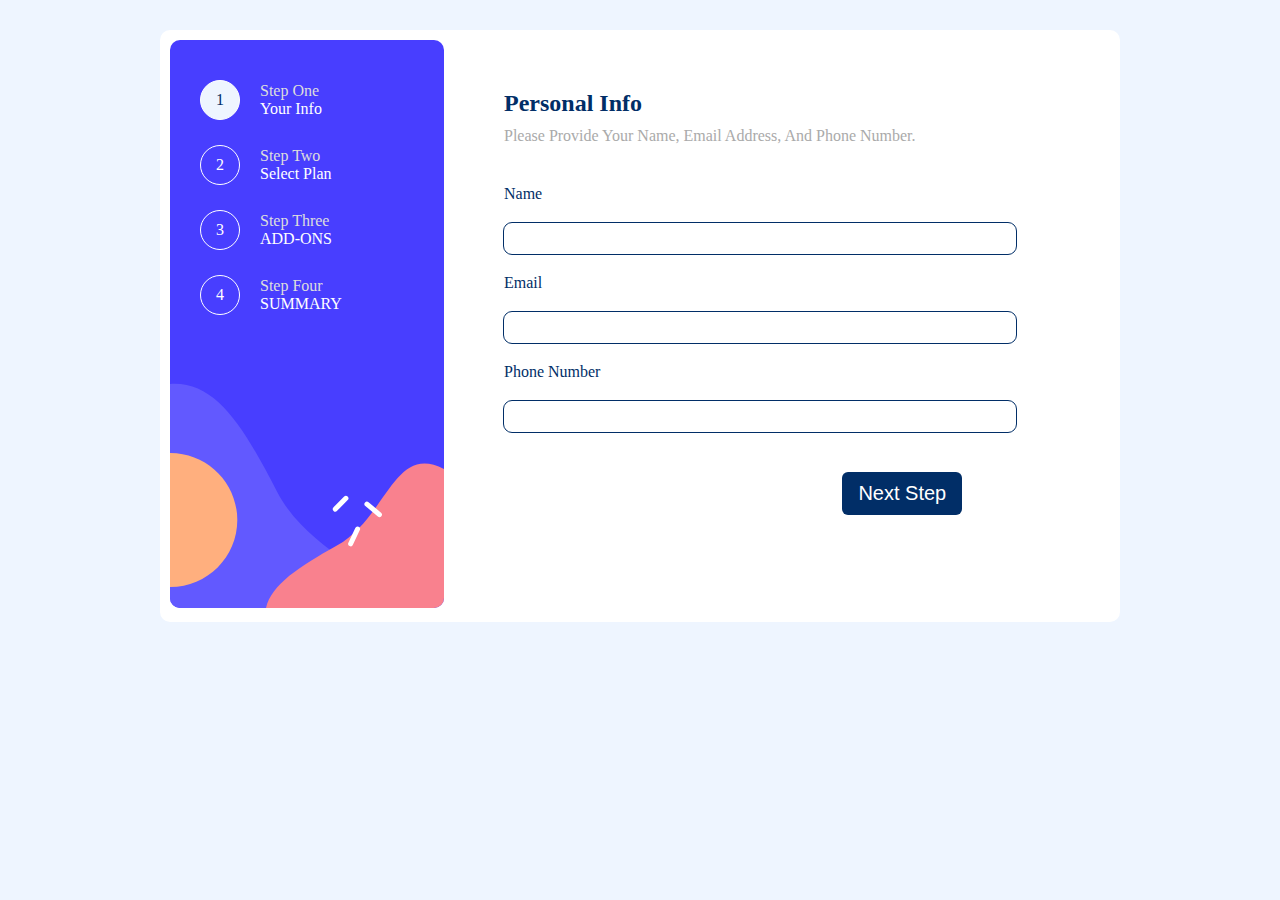
<file: Solution/html/index.html>
<!DOCTYPE html>
<html lang="en">
<head>
    <meta charset="UTF-8">
    <meta name="viewport" content="width=device-width, initial-scale=1.0">
    <title>First Task</title>
    <link rel="stylesheet" href="../css/style.css">
    <link rel="shortcut icon" href="../assets/images/favicon-32x32.png" type="image/x-icon">
</head>
<body>

    <section class="parent">
        <div class="parent-left">
            <img src="../assets/images/bg-sidebar-desktop.svg" alt="">
            <ul>
                <li>
                    <a href="index.html">

                        <span class="active">1</span>
                        <div class="list-item-info">
                            <span>Step One</span>
                            <p>Your Info</p>
                        </div>
                    </a>
                </li>
                <li>
                    <a href="step2.html">
                        <span>2</span>
                    <div class="list-item-info">
                        <span>Step Two</span>
                        <p>Select Plan</p>
                    </div>
                    </a>
                </li>
                <li>
                    <a href="step3.html">
                        <span>3</span>
                        <div class="list-item-info">
                            <span>Step Three</span>
                            <p>ADD-ONS</p>
                        </div>
                    </a>
                </li>
                <li>
                    <a href="step4.html">
                        <span>4</span>
                    <div class="list-item-info">
                        <span>Step Four</span>
                        <p>SUMMARY</p>
                    </div>
                    </a>
                </li>
            </ul>

        </div>
        <div class="parent-right">
            <div class="inner-layer">
                <h2>Personal Info</h2>
                <p>Please Provide Your Name, Email Address, And Phone Number.</p>
                <div class="input-info">
                    <label for="name">Name</label>
                    <input type="text" id="name">
                </div>
                <div class="input-info">
                    <label for="email" >Email</label>
                    <input type="email" required id="email">
                </div>
                <div class="input-info">
                
                    <label for="phone">Phone Number</label>
                    <input type="tel" id="phone" >
                </div>
            </div>
            <div class="btns-groub" style="display: block;">
                 <button class="btn btn2" style="margin-left: 40%;"> <a href="step2.html">Next Step</a></button>
            </div>
        </div>
        <div class="clearFix"></div>
        

    </section>
</body>
</html>
</file>
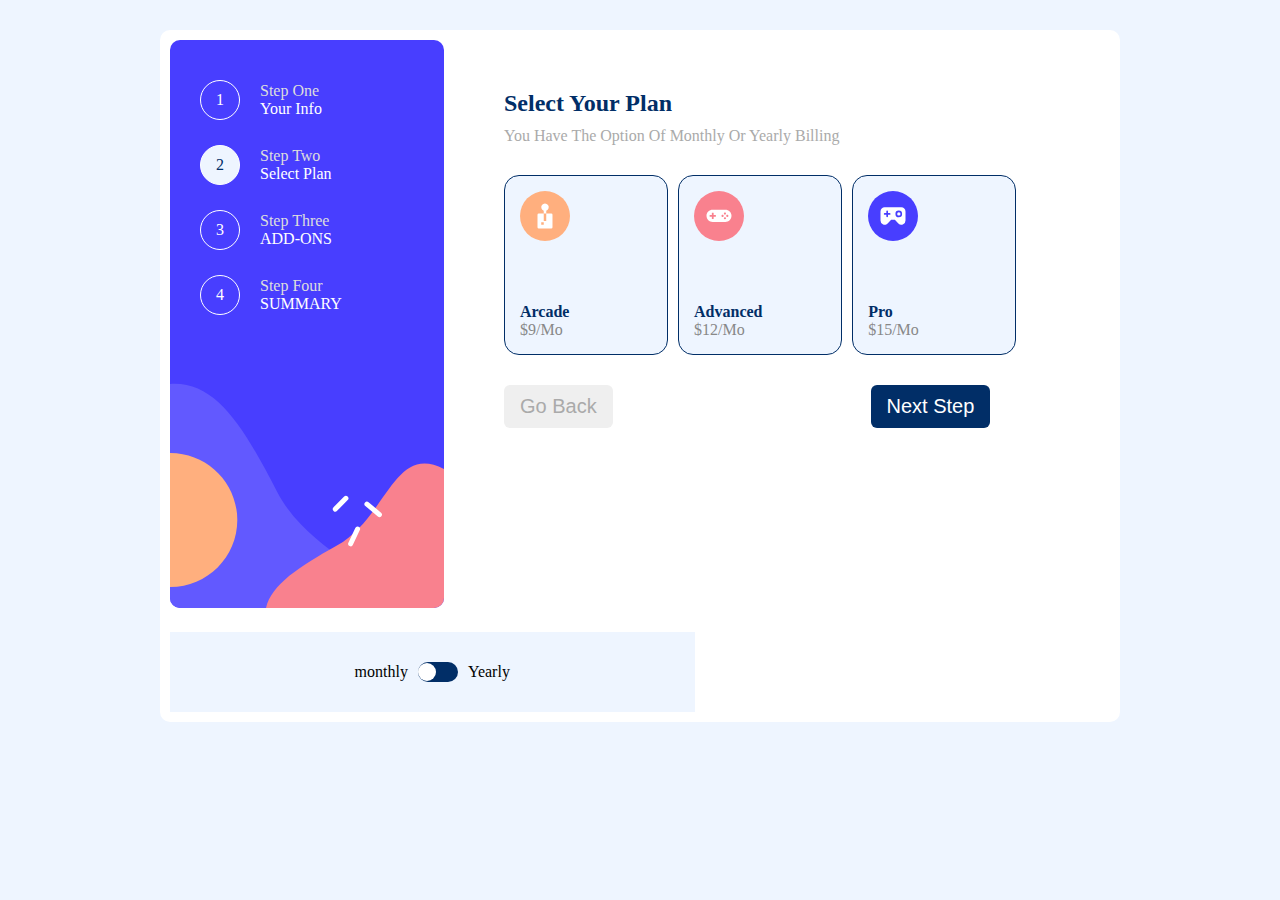
<file: Solution/html/step2.html>
<!DOCTYPE html>
<html lang="en">
<head>
    <meta charset="UTF-8">
    <meta name="viewport" content="width=device-width, initial-scale=1.0">
    <title>First Task</title>
    <link rel="stylesheet" href="../css/style.css">
    <link rel="shortcut icon" href="../assets/images/favicon-32x32.png" type="image/x-icon">

</head>
<body>

    <section class="parent">
        <div class="parent-left">
            <img src="../assets/images/bg-sidebar-desktop.svg" alt="">
            <ul>
                <li>
                     <a href="index.html">
                    <span>1</span>
                    <div class="list-item-info">
                        <span>Step One</span>
                        <p>Your Info</p>
                    </div>
                    </a>
                </li>
                <li>
                    <a href="step2.html">
                    <span class="active">2</span>
                    <div class="list-item-info">
                        <span>Step Two</span>
                        <p>Select Plan</p>
                    </div>
                    </a>
                </li>
                <li>
                    <a href="step3.html">
                    <span>3</span>
                    <div class="list-item-info">
                        <span>Step Three</span>
                        <p>ADD-ONS</p>
                    </div>
                    </a>
                </li>
                <li>
                    <a href="step4.html">
                    <span>4</span>
                    <div class="list-item-info">
                        <span>Step Four</span>
                        <p>SUMMARY</p>
                    </div>
                    </a>
                </li>
            </ul>

        </div>
        <div class="parent-right">
            <div class="inner-layer">
                <h2>Select Your Plan</h2>
                <p>You Have The Option Of Monthly Or Yearly Billing</p>
                <div>
                    <div class="billing-category">
                        <div class="item one">
                            <img src="../assets/images/icon-arcade.svg" alt="">
                            <div class="item-info">
                                <h4>Arcade</h4>
                                <span>$9/Mo</span>
                            </div>
                        </div>
                        <div class="item two">
                            <img src="../assets/images/icon-advanced.svg" alt="">
                            <div class="item-info">
                                <h4>Advanced</h4>
                                <span>$12/Mo</span>
                            </div>
                        </div>
                        <div class="item three">
                            <img src="../assets/images/icon-pro.svg" alt="">
                            <div class="item-info">
                                <h4>Pro</h4>
                                <span>$15/Mo</span>
                            </div>
                        </div>
                    </div>
                    <div class="month-year">
                        <span>monthly</span>
                        <span class="outer">
                            <div class="inner"></div>
                        </span>
                        <span>Yearly</span>
                    </div>
                    <div class="btns-groub" style="display: block;">
                        <button class="btn btn1" style="margin-right: 30%;" > <a href="index.html">Go Back</a></button>
                        <button class="btn btn2"> <a href="step3.html">Next Step</a></button>
                    </div>
        <div class="clearFix"></div>
                   
                </div> 
                 
                
            </div>
         
        </div>
        <div class="clearFix"></div>
        

    </section>
</body>
</html>
</file>
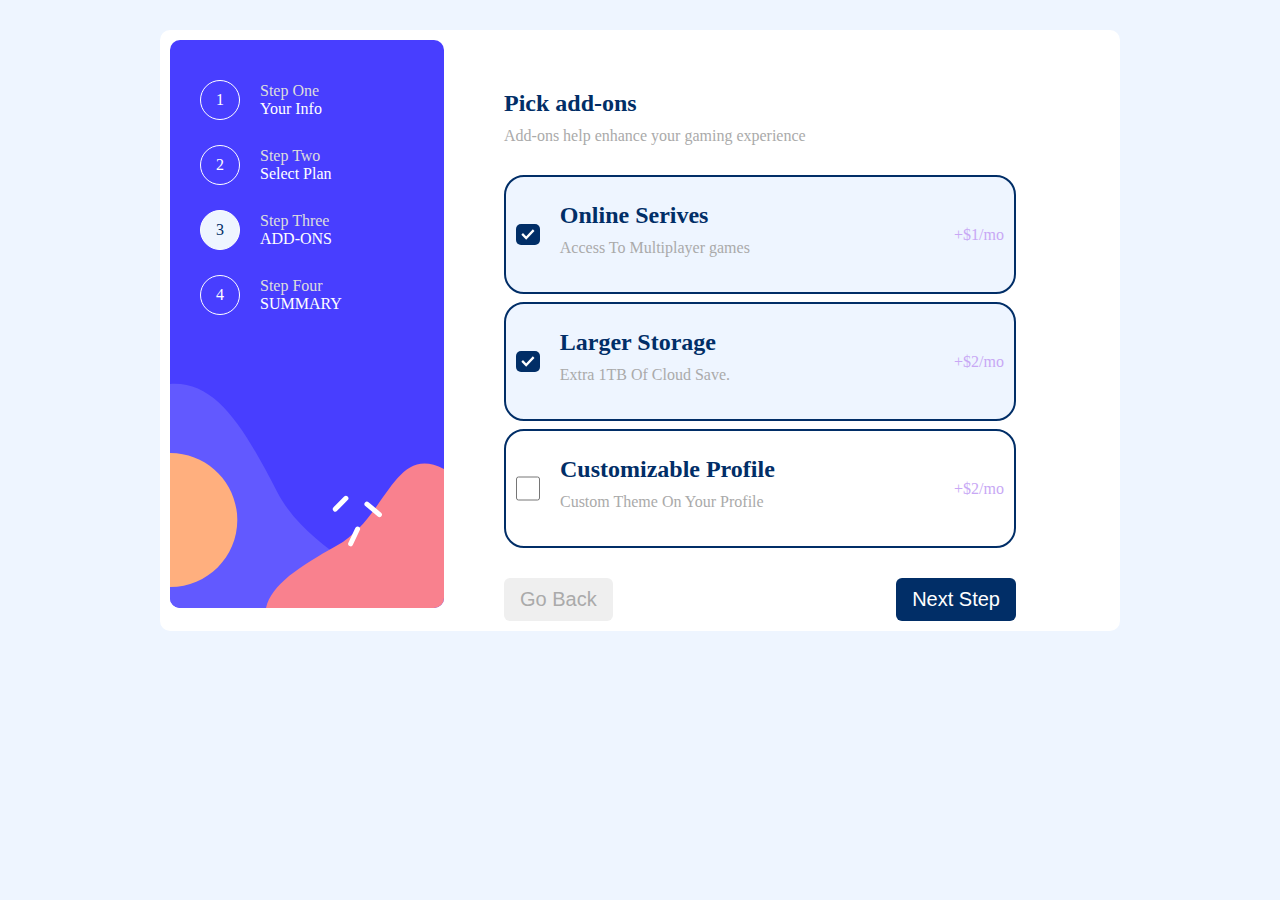
<file: Solution/html/step3.html>
<!DOCTYPE html>
<html lang="en">
  <head>
    <meta charset="UTF-8" />
    <meta name="viewport" content="width=device-width, initial-scale=1.0" />
    <title>First Task</title>
    <link rel="stylesheet" href="../css/style.css" />
    <link
      rel="shortcut icon"
      href="../assets/images/favicon-32x32.png"
      type="image/x-icon"
    />
  </head>
  <body>
    <section class="parent">
      <div class="parent-left">
        <img src="../assets/images/bg-sidebar-desktop.svg" alt="" />
        <ul>
          <li>
            <a href="index.html">
              <span>1</span>
              <div class="list-item-info">
                <span>Step One</span>
                <p>Your Info</p>
              </div>
            </a>
          </li>
          <li>
            <a href="step2.html">
              <span>2</span>
              <div class="list-item-info">
                <span>Step Two</span>
                <p>Select Plan</p>
              </div>
            </a>
          </li>
          <li>
            <a href="step3.html">
              <span class="active">3</span>
              <div class="list-item-info">
                <span>Step Three</span>
                <p>ADD-ONS</p>
              </div>
            </a>
          </li>
          <li>
            <a href="step4.html">
              <span>4</span>
              <div class="list-item-info">
                <span>Step Four</span>
                <p>SUMMARY</p>
              </div>
            </a>
          </li>
        </ul>
      </div>
      <div class="parent-right">
        <div class="inner-layer">
          <h2>Pick add-ons</h2>
          <p>Add-ons help enhance your gaming experience</p>
          <div>
            <div class="add-ons">
              <div class="card">
                <img src="../assets/images/icon-checkmark.svg" alt="" />
                <div class="card-info">
                  <h2>Online Serives</h2>
                  <p>Access To Multiplayer games</p>
                </div>
                <span>+$1/mo</span>
              </div>
              <div class="card">
                <img src="../assets/images/icon-checkmark.svg" alt="" />
                <div class="card-info">
                  <h2>Larger Storage</h2>
                  <p>Extra 1TB Of Cloud Save.</p>
                </div>
                <span>+$2/mo</span>
              </div>
              <div class="card">
                <input type="checkbox" name="" id="" />
                <div class="card-info">
                  <h2>Customizable Profile</h2>
                  <p>Custom Theme On Your Profile</p>
                </div>
                <span>+$2/mo</span>
              </div>
            </div>
            <div class="btns-groub">
              <button class="btn btn1"><a href="step2.html">Go Back</a></button>
              <button class="btn btn2">
                <a href="step4.html">Next Step</a>
              </button>
            </div>
            <div class="clearFix"></div>
          </div>
        </div>
      </div>
      <div class="clearFix"></div>
    </section>
  </body>
</html>
</file>
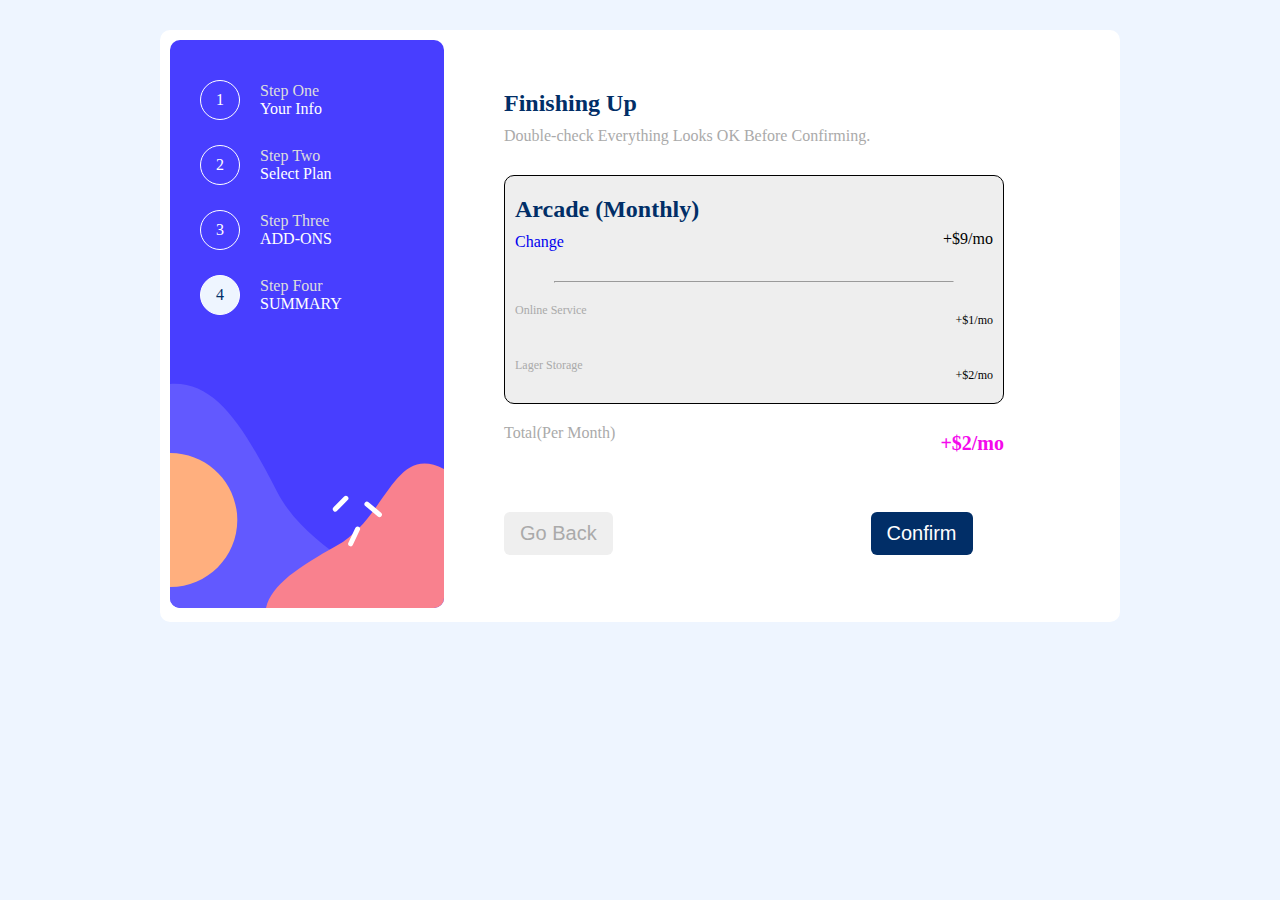
<file: Solution/html/step4.html>
<!DOCTYPE html>
<html lang="en">
<head>
    <meta charset="UTF-8">
    <meta name="viewport" content="width=device-width, initial-scale=1.0">
    <title>First Task</title>
    <link rel="stylesheet" href="../css/style.css">
    <link rel="shortcut icon" href="../assets/images/favicon-32x32.png" type="image/x-icon">

</head>
<body>

    <section class="parent">
        <div class="parent-left">
            <img src="../assets/images/bg-sidebar-desktop.svg" alt="">
            <ul>
                <li>
                    <a href="index.html">
                        <span>1</span>
                        <div class="list-item-info">
                            <span>Step One</span>
                            <p>Your Info</p>
                        </div>
                    </a> 
                </li>
                <li>
                    <a href="step2.html">
                        <span>2</span>
                        <div class="list-item-info">
                            <span>Step Two</span>
                            <p>Select Plan</p>
                        </div>
                    </a>
                </li>
                <li>
                    <a href="step3.html">
                        <span>3</span>
                        <div class="list-item-info">
                            <span>Step Three</span>
                            <p>ADD-ONS</p>
                        </div>
                    </a>
                </li>
                <li>
                    <a href="step4.html">
                        <span  class="active">4</span>
                        <div class="list-item-info">
                            <span>Step Four</span>
                            <p>SUMMARY</p>
                        </div>
                    </a> 
                </li>
            </ul>

        </div>
        <div class="parent-right">
            <div class="inner-layer">
                <h2>Finishing Up</h2>
                <p>Double-check Everything Looks OK Before Confirming.</p>
                <div>
                   <div class="all-items">
                     
                            <div class="finishing-card">
                                <div class="finishing-card-one">
                                    <div class="card-info">
                                        <h2>Arcade (Monthly)</h2>
                                        <p><a href="#">Change</a></p>
                                    </div>
                                    <span>+$9/mo</span>
                                </div>
                                <hr>
                                <div class="finishing-card-one un-flex">
                                     <div class="finishing-card-two">
                                         <div class="card-info">
                                            
                                                 <p>Online Service</p>
                                            </div>
                                            <span>+$1/mo</span>
                                     </div>
                                     <div class="finishing-card-two ">
                                        <div class="card-info">
                                               <p>Lager Storage</p>
                                           </div>
                                           <span>+$2/mo</span>
                                    </div>
                                </div>
                         
                            </div>
                            <!-- <div class="clearFix"></div> -->
                            <div class="finishing-card-total ">
                                <div class="card-info">
                                       <p>Total(Per Month)</p>
                                   </div>
                                   <span>+$2/mo</span>
                            </div>
                      
                   </div>
                   
                  
                   <div class="btns-groub" style="display: block;">
                    <button class="btn btn1" style="margin-right: 30%;" > <a href="step3.html">Go Back</a></button>
                    <button class="btn btn2"> <a href="thank.html">Confirm</a></button>
                </div>
        <div class="clearFix"></div>
                   
                </div> 
                 
                
            </div>
           
        </div>
        <div class="clearFix"></div>
        

    </section>
</body>
</html>
</file>
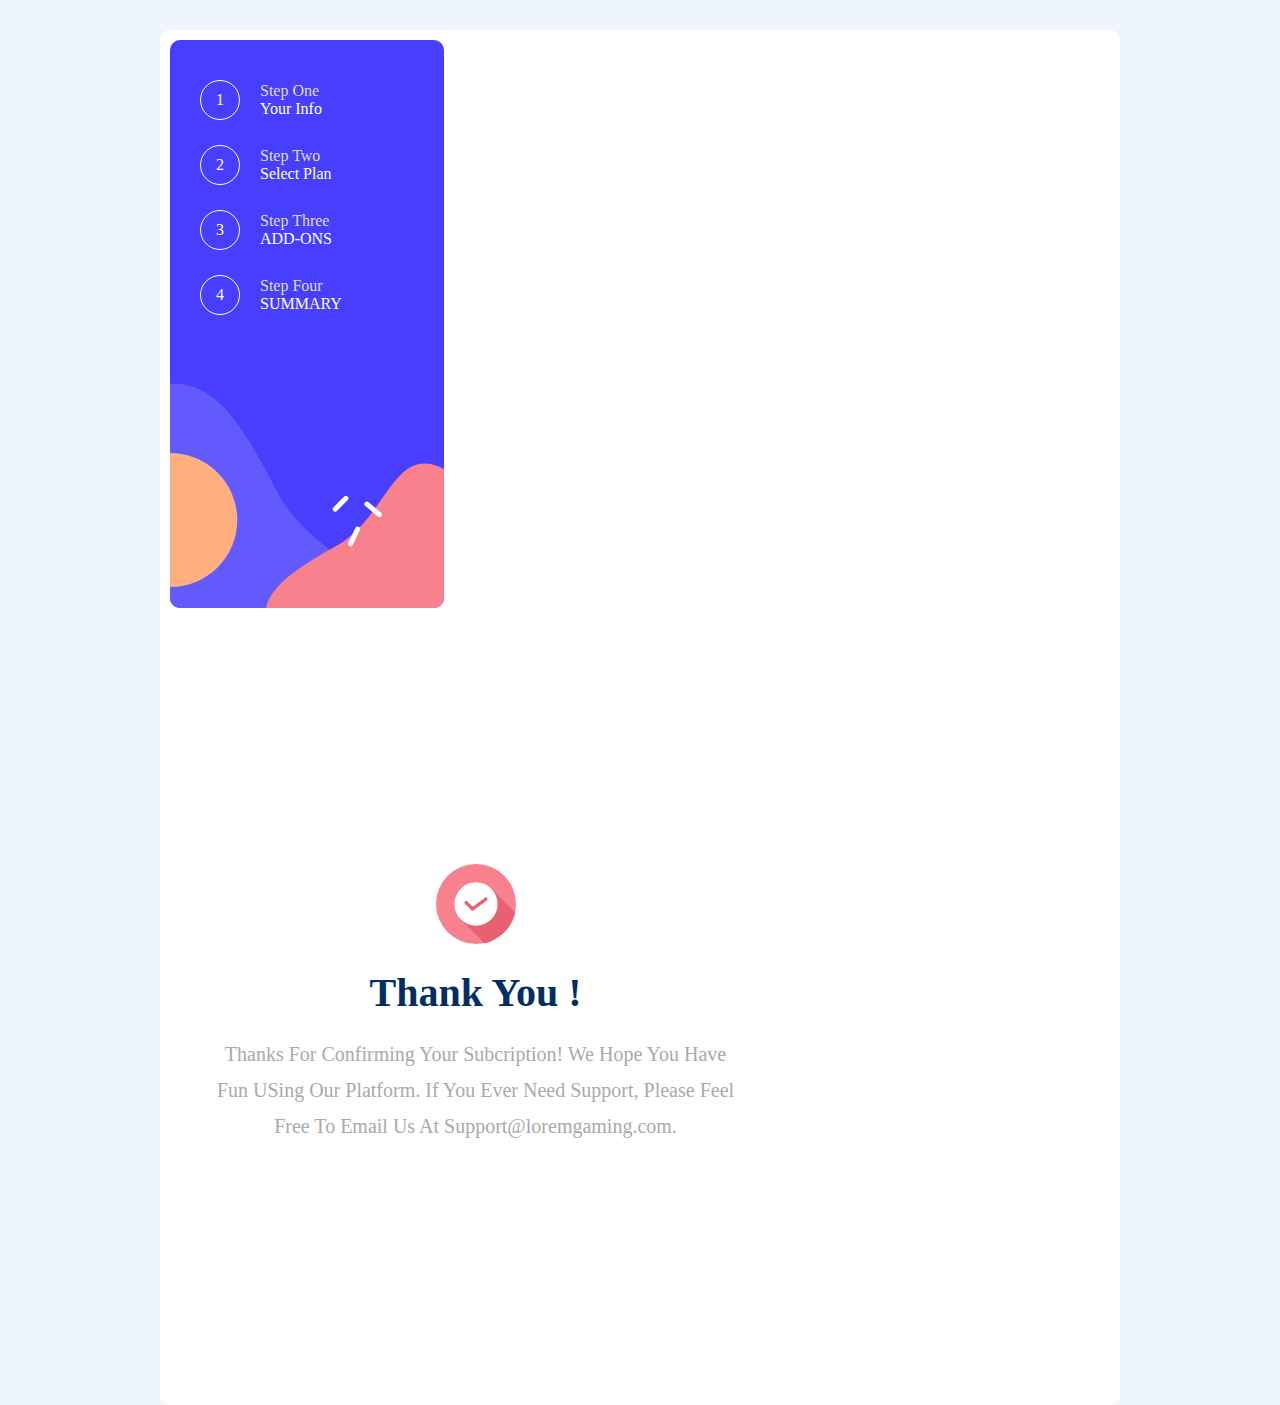
<file: Solution/html/thank.html>
<!DOCTYPE html>
<html lang="en">
<head>
    <meta charset="UTF-8">
    <meta name="viewport" content="width=device-width, initial-scale=1.0">
    <title>First Task</title>
    <link rel="stylesheet" href="../css/style.css">
    <link rel="shortcut icon" href="../assets/images/favicon-32x32.png" type="image/x-icon">

</head>
<body>

    <section class="parent">
        <div class="parent-left">
            <img src="../assets/images/bg-sidebar-desktop.svg" alt="">
            <ul>
                <li>
                    <a href="index.html">
                        <span>1</span>
                        <div class="list-item-info">
                            <span>Step One</span>
                            <p>Your Info</p>
                        </div>
                    </a>
                </li>
                <li>
                    <a href="step2.html">
                        <span>2</span>
                        <div class="list-item-info">
                            <span>Step Two</span>
                            <p>Select Plan</p>
                        </div>
                    </a>
                </li>
                <li>
                    <a href="step3.html">
                        <span>3</span>
                        <div class="list-item-info">
                            <span>Step Three</span>
                            <p>ADD-ONS</p>
                        </div>
                    </a>
                </li>
                <li>
                    <a href="step4.html">
                        <span>4</span>
                        <div class="list-item-info">
                            <span>Step Four</span>
                            <p>SUMMARY</p>
                        </div>
                    </a>
                </li>
            </ul>

        </div>
        <div class="parent-right-thanks">
           
                <div class="thanks-contact">
                    <img src="../assets/images/icon-thank-you.svg" alt="">
                    <h1>Thank You !</h1>
                    <p>Thanks For Confirming Your Subcription! We Hope You Have</p>
                    <p>Fun USing Our Platform. If You Ever Need Support, Please Feel</p>
                    <p>Free To Email Us At Support@loremgaming.com.</p>
                </div>
            
       
           
        </div>
        <div class="clearFix"></div>
        

    </section>
</body>
</html>
</file>
<file: Solution/css/style.css>
*{
    padding: 0px;
    margin: 0px;
    box-sizing: border-box;
}
.clearFix{
    clear: both;
}
a{
    text-decoration: none ;
}
body{
    display: flex;
    align-items: center;
    justify-content: center;
    background-color: rgb(238 245 255);
}
.parent{
background-color: white;
border: none;
border-radius: 10px;
padding: 10px;
margin-top: 30px;
width: 75%;
}
.parent-left{
    
     float:left;
     margin-right: 60px;
     position: relative;
}
.parent-right{
     
    height: 100%;
    width: 90%;
     
    margin-top: 50px;
 
}
.parent-right h2{
    color: rgb(1 46 103);

}
.parent-right p{
    margin-top: 10px;
    margin-bottom: 30px;
    color: #aaa;
}


.input-info{
    display: flex;
    flex-flow: column;
    align-items: start;
    justify-content: center;
}
.input-info label{
   color: rgb(1 46 103);
    margin: 10px 0;
}
.input-info input{
     width: 100%;
     padding: 8px 5px;
     border: none;
    outline: 1px solid rgb(1 46 103);
     border-radius: 8px;
     margin: 10px 0;
}
.btns-groub{
    display: flex;
    align-items: center;
    justify-content: space-between;
}
.btn{
    padding: 10px 16px;
    font-size: 20px;
    border: none;
    border-radius: 6px;
    margin-top: 30px;
}
 
.btn2{
    background-color: rgb(1 46 103);

}
button.btn1 a{
    color: #aaa;
}
button.btn2 a{
    color: white;
}
ul{
    position: absolute;
    top: 40px;
    left: 30px;
    list-style-type: none;
}
ul li a{
    display: flex;
    align-items: center;
    justify-content: flex-start;
    margin-bottom: 25px;
}
ul li>a>span{
    width: 40px;
    height: 40px;
    border: 1px solid white;
    border-radius: 50%;
    margin-right: 20px;
    display: flex;
    justify-content: center;
    align-items: center;
   color: white;
    
}
.active{
    color: rgb(1 46 103);
    background-color: rgb(238 245 255);
}
ul li a div.list-item-info span{
color: #ddd;
}
ul li a div.list-item-info p{
    color: white;
    /* font-size: 20px; */
}

/*  */
.billing-category{
    display: flex;
    align-items: center;
 
}
div.parent-right .billing-category .item img{
     width: 50px;
   
} 
div.parent-right .billing-category .item{
    border: 1px solid rgb(1 46 103);
    background-color: rgb(238 245 255);
    z-index: 999;
    width: 32%;
     padding: 15px ;
     border-radius: 15px;
     height: 180px;
     display: flex;
     flex-flow: column;
    justify-content: space-between;
   
} 
div.parent-right .billing-category .item:not(:last-of-type){
    margin-right: 2% ;
} 
div.parent-right .billing-category .item h4{
    color: rgb(1 46 103);
} 
 
div.parent-right .billing-category .item span{
    color: #888;
} 
.month-year{
    height: 80px;
    background-color: rgb(238 245 255);
    float: left;
    width: 62%;
    justify-content: center;
    align-items: center;
    margin-top: 20px;
    display: flex;
    align-items: center;
    justify-content: center;
}
.month-year span.outer{
    width: 40px;
    height: 20px;
    background-color: rgb(1 46 103);
    border: none;
    border-radius: 50vh;
    margin: 0px 10px;
    display: flex;
    align-items: center;
    padding: 0px ;

}
.month-year > span.outer > .inner{
 width: 18px;
 height: 18px;
 background-color: white;
 border-radius: 50%;
}

/* Styling step 3  */
.card{
    display: flex;
    align-items: center;
    gap: 20px;
    padding:5px 10px ;
    border: 2px solid rgb(1 46 103);
    border-radius: 20px;
}
.card:not(:last-of-type){
    margin-bottom: 8px;
    background-color: rgb(238 245 255);
}
.card:not(:last-of-type) img{
  background-color: rgb(1 46 103);
  padding: 5px;
  border-radius: 5px;
  width: 5%;
}
.card .card-info{
   width: 80%;
 }
.card .card-info h2{
     margin: 0;
     padding-top: 20px;
  }
 .card input{
     width: 25px;
     height: 25px;
     border-radius: 5px;
     transition: all .4s ease-in-out;
  }

  .card span{
    color: hsl(265, 80%, 81%);
    position: relative;
 }
 /* start step 4 styling */
 .all-items{
    position: relative;
 }
.finishing-card{
    background-color: #eee;
    padding-top: 20px;
    border: 1px solid black;
    border-radius: 10px;
    width: 500px;
     float: left;
}
.finishing-card hr{ 
    width: 400px;
    margin: 0px auto 10px ;
    
}
.finishing-card-one{
    display: flex;
    align-items: center;
    justify-content: space-between;
    position: relative;
    padding: 0px 10px;
}
.un-flex{
    display: flex;
    flex-flow: column;
}
.finishing-card-two{
    font-size: 12px;
   width: 100%;
    /* background-color: blue; */
     display: flex;
    align-items: center;
    justify-content: space-between;
 }
 .finishing-card-total{
 /* background-color: red; */
 width: 500px;
 margin: 10px auto;
 float: left;
 display: flex;
 align-items: center;
 justify-content: space-between;
 }
 .finishing-card-total span{
     font-weight: bold;
     font-size: 20px;
     color: rgb(244, 10, 236);
    }

/* thanks Styling */
.parent-right-thanks {
    /* background-color: yellow; */
    width: 65%;
    display: flex;
     align-items: center;
    justify-content: center;
    height: 87vh;
}

.thanks-contact{
    /* background-color: red; */
    font-size: 20px;
    text-align: center;
    margin: 150px 0;
 
}
.thanks-contact h1{
     margin: 20px 0;
     color: rgb(1 46 103);
 
}
.thanks-contact p{
    line-height: 1.8;
    color: #aaa;
}
</file>
